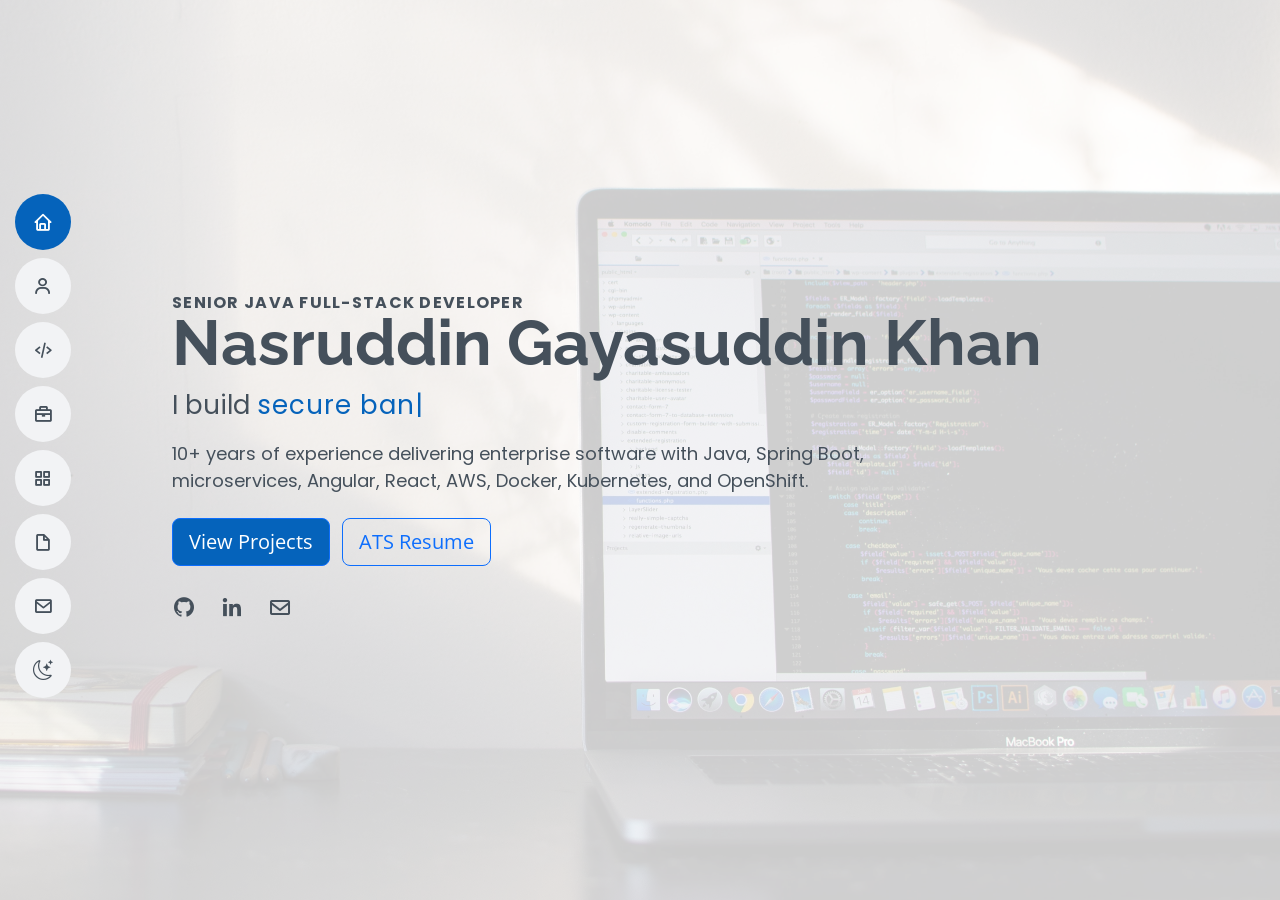
<file: index.html>
<!DOCTYPE html>
<html lang="en">
  <head>
    <meta charset="utf-8" />
    <meta name="viewport" content="width=device-width, initial-scale=1" />
    <title>Nasruddin Gayasuddin Khan | Senior Java Full-Stack Developer</title>
    <meta name="description" content="Portfolio of Nasruddin Gayasuddin Khan, a Senior Java Full-Stack Developer in Riyadh with 10+ years of experience in Spring Boot, microservices, banking, Angular, React, AWS, and OpenShift." />
    <meta name="author" content="Nasruddin Gayasuddin Khan" />
    <link rel="canonical" href="https://nasruddinkhan.github.io/" />
    <link href="https://fonts.googleapis.com/css?family=Open+Sans:300,400,600,700|Raleway:400,500,600,700|Poppins:400,500,600,700" rel="stylesheet" />
    <link href="assets/vendor/bootstrap.css?v=5.3.3" rel="stylesheet" />
    <link href="assets/vendor/aos.css?v=2.3.4" rel="stylesheet" />
    <link href="assets/vendor/bootstrap-icons.css?v=1.11.3" rel="stylesheet" />
    <link href="assets/vendor/boxicons/css/boxicons.min.css?v=2.1.4" rel="stylesheet" />
    <link href="assets/css/style.css?v=20260605" rel="stylesheet" />
    <script src="assets/js/theme.js"></script>
    <script type="application/ld+json">
      {
        "@context": "https://schema.org",
        "@type": "Person",
        "name": "Nasruddin Gayasuddin Khan",
        "url": "https://nasruddinkhan.github.io/",
        "jobTitle": "Senior Java Full-Stack Developer",
        "email": "mailto:nasruddinkhan44@gmail.com",
        "sameAs": [
          "https://github.com/Nasruddinkhan",
          "https://www.linkedin.com/in/nasruddin-khan-6710b3a4/"
        ]
      }
    </script>
  </head>
  <body>
    <i class="bi bi-list mobile-nav-toggle d-lg-none" aria-label="Open navigation"></i>
    <header id="header" class="d-flex flex-column justify-content-center">
      <nav id="navbar" class="navbar nav-menu" aria-label="Primary navigation">
        <ul>
          <li><a href="index.html" class="nav-link active"><i class="bx bx-home"></i><span>Home</span></a></li>
          <li><a href="about.html" class="nav-link"><i class="bx bx-user"></i><span>About</span></a></li>
          <li><a href="skills.html" class="nav-link"><i class="bx bx-code-alt"></i><span>Skills</span></a></li>
          <li><a href="experience.html" class="nav-link"><i class="bx bx-briefcase"></i><span>Experience</span></a></li>
          <li><a href="projects.html" class="nav-link"><i class="bx bx-grid-alt"></i><span>Projects</span></a></li>
          <li><a href="ats-resume.html" class="nav-link"><i class="bx bx-file-blank"></i><span>Resume</span></a></li>
          <li><a href="contact.html" class="nav-link"><i class="bx bx-envelope"></i><span>Contact</span></a></li>
        </ul>
      </nav>
    </header>

    <main>
      <section id="hero" class="d-flex flex-column justify-content-center">
        <div class="container" data-aos="zoom-in" data-aos-delay="100">
          <p class="eyebrow">Senior Java Full-Stack Developer</p>
          <h1>Nasruddin Gayasuddin Khan</h1>
          <p>I build <span class="typed" data-typed-items="secure banking platforms, scalable Spring Boot microservices, cloud-native enterprise applications"></span></p>
          <p class="hero-summary">10+ years of experience delivering enterprise software with Java, Spring Boot, microservices, Angular, React, AWS, Docker, Kubernetes, and OpenShift.</p>
          <div class="hero-actions">
            <a href="projects.html" class="btn btn-primary btn-lg">View Projects</a>
            <a href="ats-resume.html" class="btn btn-outline-primary btn-lg">ATS Resume</a>
          </div>
          <div class="social-links">
            <a href="https://github.com/Nasruddinkhan" aria-label="GitHub"><i class="bx bxl-github"></i></a>
            <a href="https://www.linkedin.com/in/nasruddin-khan-6710b3a4/" aria-label="LinkedIn"><i class="bx bxl-linkedin"></i></a>
            <a href="mailto:nasruddinkhan44@gmail.com" aria-label="Email"><i class="bx bx-envelope"></i></a>
          </div>
        </div>
      </section>
    </main>

    <script src="assets/vendor/aos.js"></script>
    <script src="assets/vendor/typed.js"></script>
    <script src="assets/vendor/waypoints.js"></script>
    <script src="assets/js/main.js"></script>
  </body>
</html>
</file>
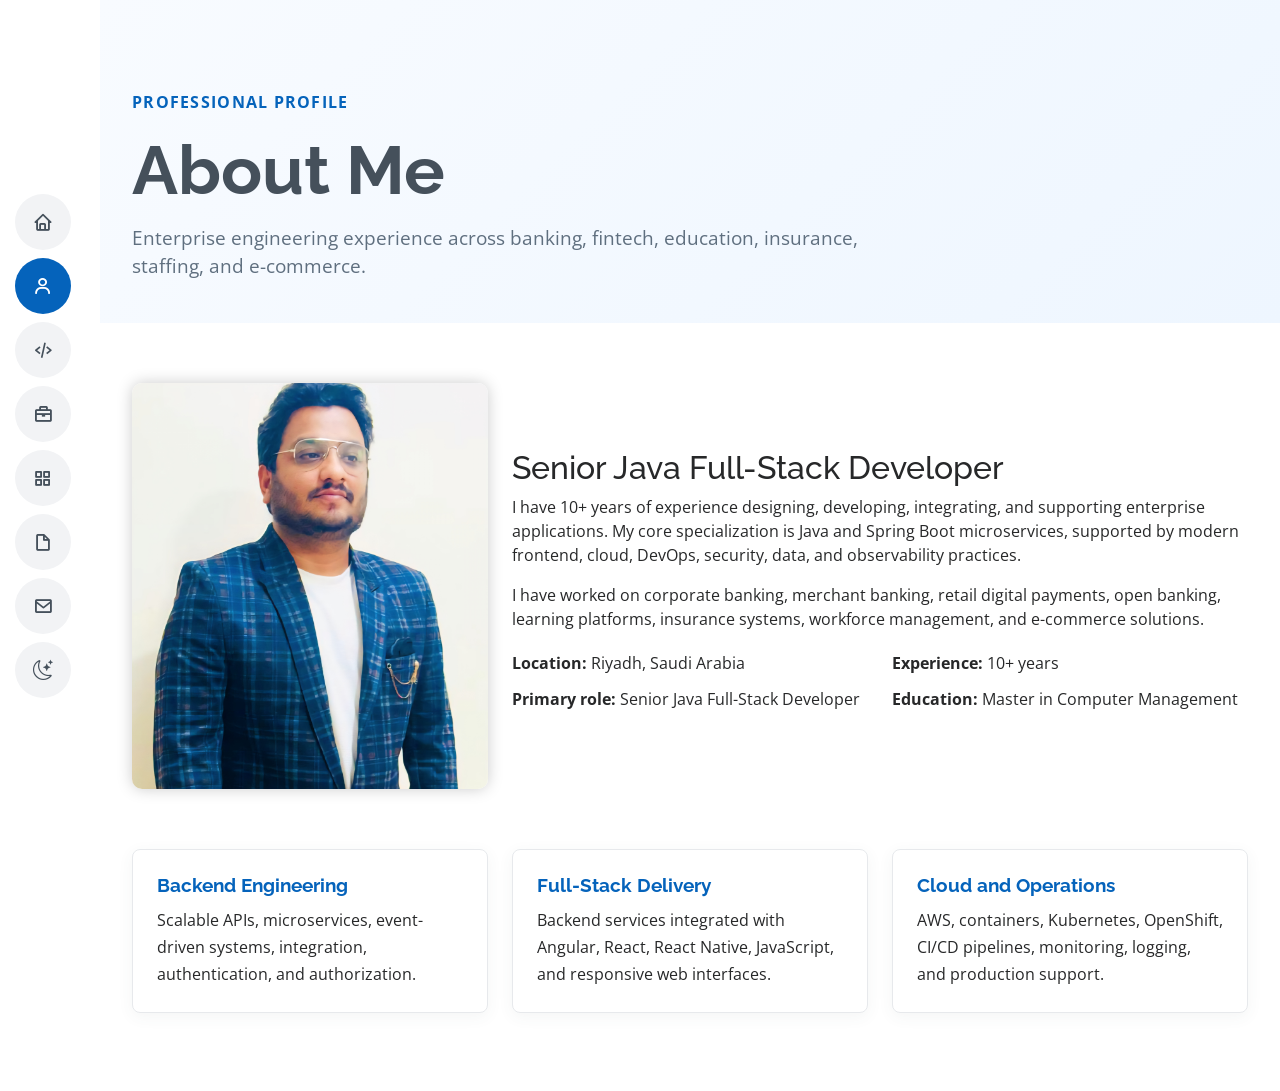
<file: about.html>
<!DOCTYPE html>
<html lang="en">
  <head>
    <meta charset="utf-8" />
    <meta name="viewport" content="width=device-width, initial-scale=1" />
    <title>About | Nasruddin Gayasuddin Khan</title>
    <meta name="description" content="Professional profile, specialization, education, and career summary of Senior Java Full-Stack Developer Nasruddin Gayasuddin Khan." />
    <link rel="canonical" href="https://nasruddinkhan.github.io/about.html" />
    <link href="https://fonts.googleapis.com/css?family=Open+Sans:300,400,600,700|Raleway:400,500,600,700|Poppins:400,500,600,700" rel="stylesheet" />
    <link href="assets/vendor/bootstrap.css?v=5.3.3" rel="stylesheet" />
    <link href="assets/vendor/aos.css?v=2.3.4" rel="stylesheet" />
    <link href="assets/vendor/bootstrap-icons.css?v=1.11.3" rel="stylesheet" />
    <link href="assets/vendor/boxicons/css/boxicons.min.css?v=2.1.4" rel="stylesheet" />
    <link href="assets/css/style.css?v=20260605" rel="stylesheet" />
    <script src="assets/js/theme.js"></script>
  </head>
  <body>
    <i class="bi bi-list mobile-nav-toggle d-lg-none" aria-label="Open navigation"></i>
    <header id="header" class="d-flex flex-column justify-content-center">
      <nav id="navbar" class="navbar nav-menu" aria-label="Primary navigation">
        <ul>
          <li><a href="index.html" class="nav-link"><i class="bx bx-home"></i><span>Home</span></a></li>
          <li><a href="about.html" class="nav-link active"><i class="bx bx-user"></i><span>About</span></a></li>
          <li><a href="skills.html" class="nav-link"><i class="bx bx-code-alt"></i><span>Skills</span></a></li>
          <li><a href="experience.html" class="nav-link"><i class="bx bx-briefcase"></i><span>Experience</span></a></li>
          <li><a href="projects.html" class="nav-link"><i class="bx bx-grid-alt"></i><span>Projects</span></a></li>
          <li><a href="ats-resume.html" class="nav-link"><i class="bx bx-file-blank"></i><span>Resume</span></a></li>
          <li><a href="contact.html" class="nav-link"><i class="bx bx-envelope"></i><span>Contact</span></a></li>
        </ul>
      </nav>
    </header>
    <main id="main" class="page-main">
      <section class="page-hero">
        <div class="container">
          <p class="eyebrow">Professional Profile</p>
          <h1>About Me</h1>
          <p>Enterprise engineering experience across banking, fintech, education, insurance, staffing, and e-commerce.</p>
        </div>
      </section>
      <section class="about">
        <div class="container" data-aos="fade-up">
          <div class="row align-items-center">
            <div class="col-lg-4">
              <img src="assets/img/profile-img.jpg" class="img-fluid profile-pic" alt="Nasruddin Gayasuddin Khan" />
            </div>
            <div class="col-lg-8 pt-4 pt-lg-0 content">
              <h2>Senior Java Full-Stack Developer</h2>
              <p>I have 10+ years of experience designing, developing, integrating, and supporting enterprise applications. My core specialization is Java and Spring Boot microservices, supported by modern frontend, cloud, DevOps, security, data, and observability practices.</p>
              <p>I have worked on corporate banking, merchant banking, retail digital payments, open banking, learning platforms, insurance systems, workforce management, and e-commerce solutions.</p>
              <div class="profile-facts row">
                <div class="col-md-6"><strong>Location:</strong> Riyadh, Saudi Arabia</div>
                <div class="col-md-6"><strong>Experience:</strong> 10+ years</div>
                <div class="col-md-6"><strong>Primary role:</strong> Senior Java Full-Stack Developer</div>
                <div class="col-md-6"><strong>Education:</strong> Master in Computer Management</div>
              </div>
            </div>
          </div>
          <div class="row g-4 page-cards">
            <div class="col-md-4"><article class="skill-card"><h3>Backend Engineering</h3><p>Scalable APIs, microservices, event-driven systems, integration, authentication, and authorization.</p></article></div>
            <div class="col-md-4"><article class="skill-card"><h3>Full-Stack Delivery</h3><p>Backend services integrated with Angular, React, React Native, JavaScript, and responsive web interfaces.</p></article></div>
            <div class="col-md-4"><article class="skill-card"><h3>Cloud and Operations</h3><p>AWS, containers, Kubernetes, OpenShift, CI/CD pipelines, monitoring, logging, and production support.</p></article></div>
          </div>
        </div>
      </section>
    </main>
    <script src="assets/vendor/aos.js"></script><script src="assets/vendor/typed.js"></script><script src="assets/vendor/waypoints.js"></script><script src="assets/js/main.js"></script>
  </body>
</html>
</file>
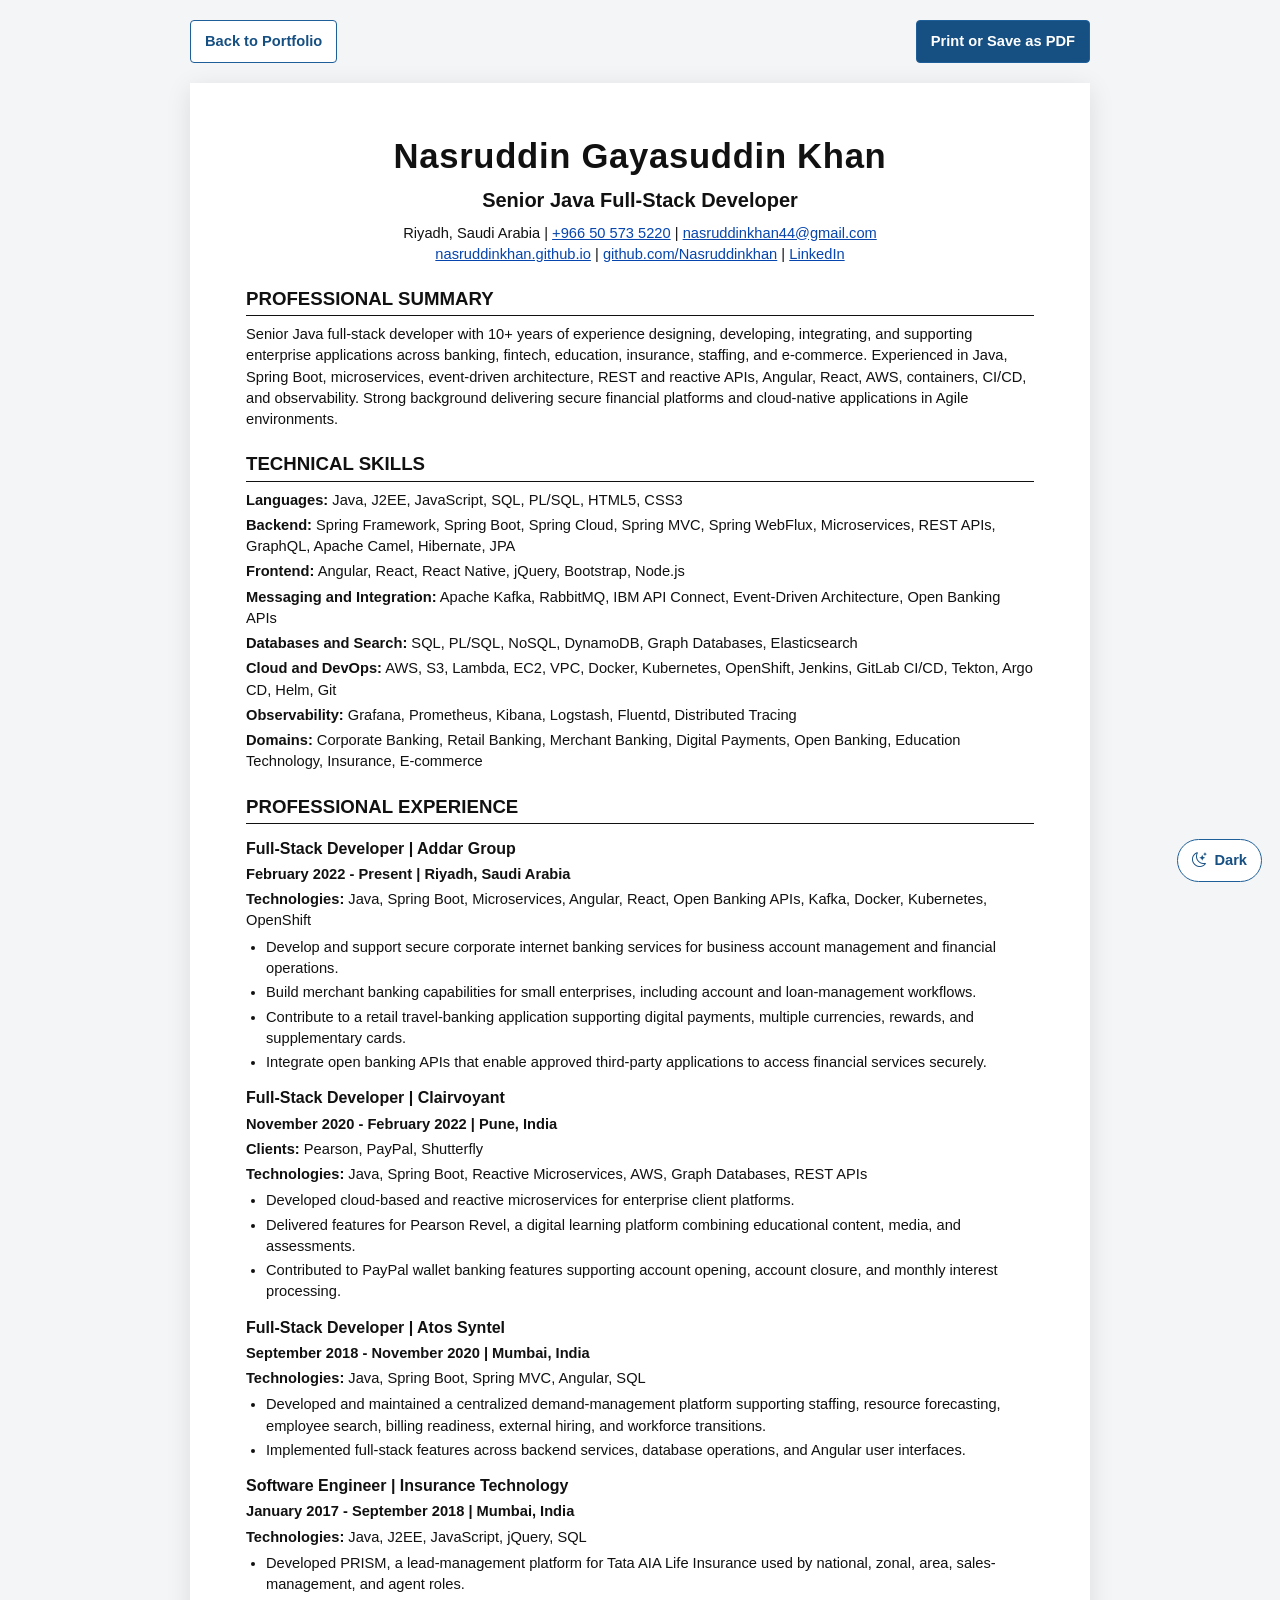
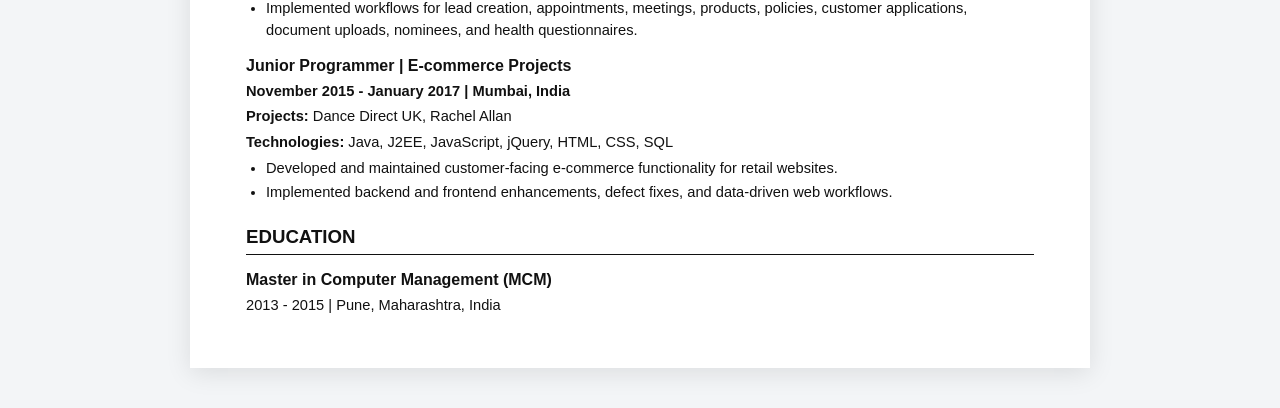
<file: ats-resume.html>
<!DOCTYPE html>
<html lang="en">
  <head>
    <meta charset="utf-8" />
    <meta name="viewport" content="width=device-width, initial-scale=1" />
    <meta name="robots" content="index, follow" />
    <title>Nasruddin Gayasuddin Khan | ATS Resume</title>
    <meta
      name="description"
      content="ATS-friendly resume for Nasruddin Gayasuddin Khan, Senior Java Full-Stack Developer."
    />
    <link rel="stylesheet" href="assets/css/ats-resume.css?v=20260605" />
    <link href="assets/vendor/bootstrap-icons.css?v=1.11.3" rel="stylesheet" />
    <script src="assets/js/theme.js"></script>
  </head>
  <body>
    <div class="resume-actions" aria-label="Resume actions">
      <a href="index.html">Back to Portfolio</a>
      <button type="button" onclick="window.print()">Print or Save as PDF</button>
    </div>

    <main class="resume-document">
      <header class="resume-header">
        <h1>Nasruddin Gayasuddin Khan</h1>
        <p class="headline">Senior Java Full-Stack Developer</p>
        <address>
          Riyadh, Saudi Arabia |
          <a href="tel:+966505735220">+966 50 573 5220</a> |
          <a href="mailto:nasruddinkhan44@gmail.com">nasruddinkhan44@gmail.com</a><br />
          <a href="https://nasruddinkhan.github.io/">nasruddinkhan.github.io</a> |
          <a href="https://github.com/Nasruddinkhan">github.com/Nasruddinkhan</a> |
          <a href="https://www.linkedin.com/in/nasruddin-khan-6710b3a4/">LinkedIn</a>
        </address>
      </header>

      <section>
        <h2>Professional Summary</h2>
        <p>
          Senior Java full-stack developer with 10+ years of experience designing,
          developing, integrating, and supporting enterprise applications across
          banking, fintech, education, insurance, staffing, and e-commerce.
          Experienced in Java, Spring Boot, microservices, event-driven architecture,
          REST and reactive APIs, Angular, React, AWS, containers, CI/CD, and
          observability. Strong background delivering secure financial platforms and
          cloud-native applications in Agile environments.
        </p>
      </section>

      <section>
        <h2>Technical Skills</h2>
        <p><strong>Languages:</strong> Java, J2EE, JavaScript, SQL, PL/SQL, HTML5, CSS3</p>
        <p><strong>Backend:</strong> Spring Framework, Spring Boot, Spring Cloud, Spring MVC, Spring WebFlux, Microservices, REST APIs, GraphQL, Apache Camel, Hibernate, JPA</p>
        <p><strong>Frontend:</strong> Angular, React, React Native, jQuery, Bootstrap, Node.js</p>
        <p><strong>Messaging and Integration:</strong> Apache Kafka, RabbitMQ, IBM API Connect, Event-Driven Architecture, Open Banking APIs</p>
        <p><strong>Databases and Search:</strong> SQL, PL/SQL, NoSQL, DynamoDB, Graph Databases, Elasticsearch</p>
        <p><strong>Cloud and DevOps:</strong> AWS, S3, Lambda, EC2, VPC, Docker, Kubernetes, OpenShift, Jenkins, GitLab CI/CD, Tekton, Argo CD, Helm, Git</p>
        <p><strong>Observability:</strong> Grafana, Prometheus, Kibana, Logstash, Fluentd, Distributed Tracing</p>
        <p><strong>Domains:</strong> Corporate Banking, Retail Banking, Merchant Banking, Digital Payments, Open Banking, Education Technology, Insurance, E-commerce</p>
      </section>

      <section>
        <h2>Professional Experience</h2>

        <article>
          <h3>Full-Stack Developer | Addar Group</h3>
          <p class="job-meta">February 2022 - Present | Riyadh, Saudi Arabia</p>
          <p><strong>Technologies:</strong> Java, Spring Boot, Microservices, Angular, React, Open Banking APIs, Kafka, Docker, Kubernetes, OpenShift</p>
          <ul>
            <li>Develop and support secure corporate internet banking services for business account management and financial operations.</li>
            <li>Build merchant banking capabilities for small enterprises, including account and loan-management workflows.</li>
            <li>Contribute to a retail travel-banking application supporting digital payments, multiple currencies, rewards, and supplementary cards.</li>
            <li>Integrate open banking APIs that enable approved third-party applications to access financial services securely.</li>
          </ul>
        </article>

        <article>
          <h3>Full-Stack Developer | Clairvoyant</h3>
          <p class="job-meta">November 2020 - February 2022 | Pune, India</p>
          <p><strong>Clients:</strong> Pearson, PayPal, Shutterfly</p>
          <p><strong>Technologies:</strong> Java, Spring Boot, Reactive Microservices, AWS, Graph Databases, REST APIs</p>
          <ul>
            <li>Developed cloud-based and reactive microservices for enterprise client platforms.</li>
            <li>Delivered features for Pearson Revel, a digital learning platform combining educational content, media, and assessments.</li>
            <li>Contributed to PayPal wallet banking features supporting account opening, account closure, and monthly interest processing.</li>
          </ul>
        </article>

        <article>
          <h3>Full-Stack Developer | Atos Syntel</h3>
          <p class="job-meta">September 2018 - November 2020 | Mumbai, India</p>
          <p><strong>Technologies:</strong> Java, Spring Boot, Spring MVC, Angular, SQL</p>
          <ul>
            <li>Developed and maintained a centralized demand-management platform supporting staffing, resource forecasting, employee search, billing readiness, external hiring, and workforce transitions.</li>
            <li>Implemented full-stack features across backend services, database operations, and Angular user interfaces.</li>
          </ul>
        </article>

        <article>
          <h3>Software Engineer | Insurance Technology</h3>
          <p class="job-meta">January 2017 - September 2018 | Mumbai, India</p>
          <p><strong>Technologies:</strong> Java, J2EE, JavaScript, jQuery, SQL</p>
          <ul>
            <li>Developed PRISM, a lead-management platform for Tata AIA Life Insurance used by national, zonal, area, sales-management, and agent roles.</li>
            <li>Implemented workflows for lead creation, appointments, meetings, products, policies, customer applications, document uploads, nominees, and health questionnaires.</li>
          </ul>
        </article>

        <article>
          <h3>Junior Programmer | E-commerce Projects</h3>
          <p class="job-meta">November 2015 - January 2017 | Mumbai, India</p>
          <p><strong>Projects:</strong> Dance Direct UK, Rachel Allan</p>
          <p><strong>Technologies:</strong> Java, J2EE, JavaScript, jQuery, HTML, CSS, SQL</p>
          <ul>
            <li>Developed and maintained customer-facing e-commerce functionality for retail websites.</li>
            <li>Implemented backend and frontend enhancements, defect fixes, and data-driven web workflows.</li>
          </ul>
        </article>
      </section>

      <section>
        <h2>Education</h2>
        <h3>Master in Computer Management (MCM)</h3>
        <p>2013 - 2015 | Pune, Maharashtra, India</p>
      </section>
    </main>
  </body>
</html>
</file>
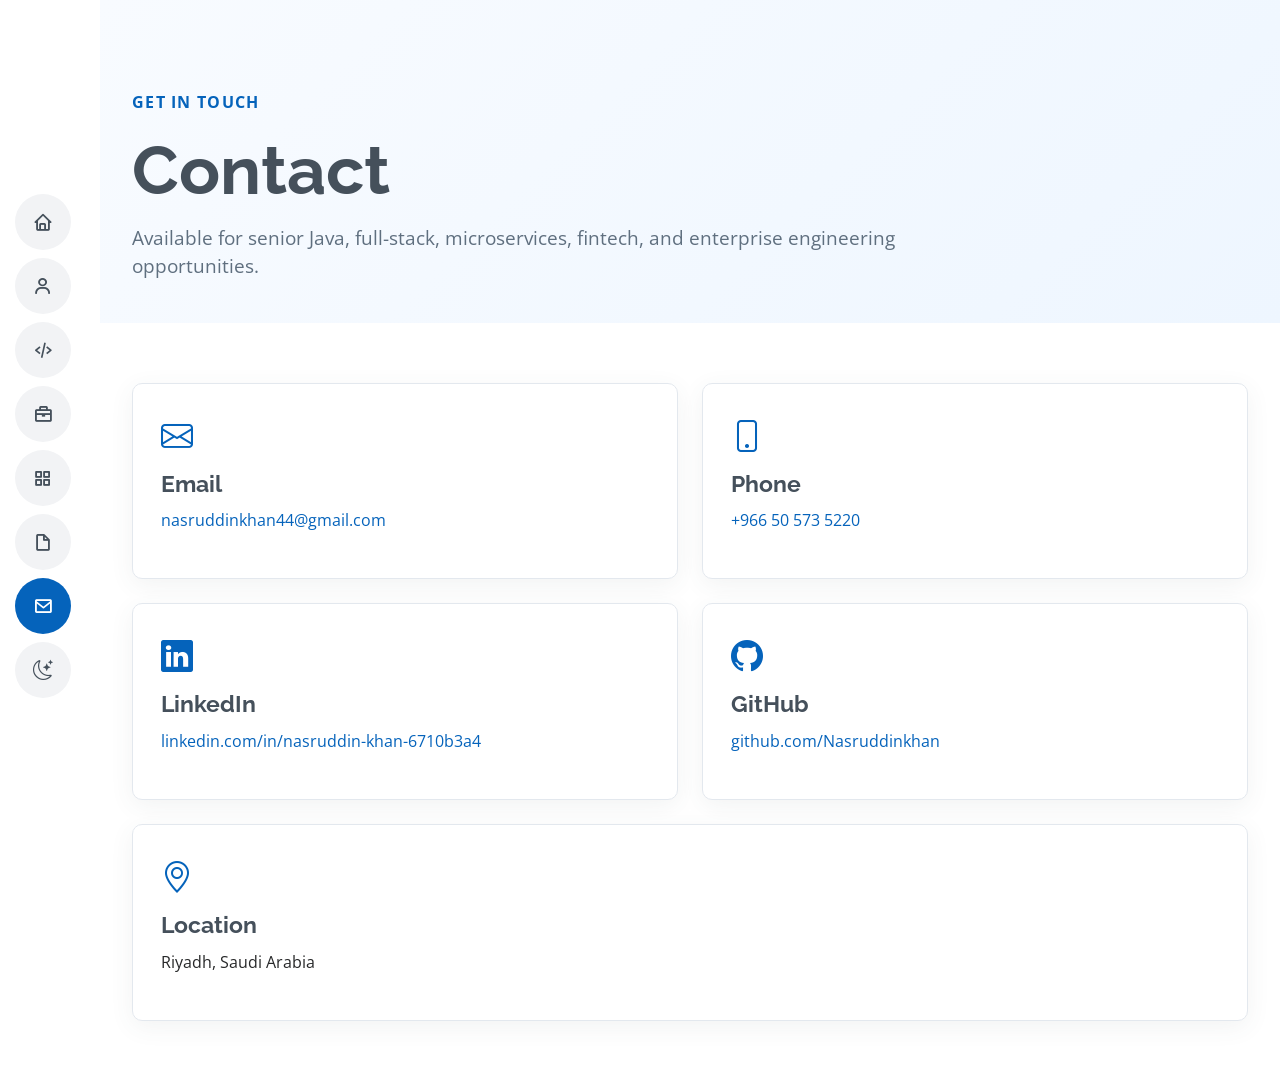
<file: contact.html>
<!DOCTYPE html>
<html lang="en">
  <head>
    <meta charset="utf-8" />
    <meta name="viewport" content="width=device-width, initial-scale=1" />
    <title>Contact | Nasruddin Gayasuddin Khan</title>
    <meta name="description" content="Contact Nasruddin Gayasuddin Khan, Senior Java Full-Stack Developer based in Riyadh, Saudi Arabia." />
    <link rel="canonical" href="https://nasruddinkhan.github.io/contact.html" />
    <link href="https://fonts.googleapis.com/css?family=Open+Sans:300,400,600,700|Raleway:400,500,600,700|Poppins:400,500,600,700" rel="stylesheet" />
    <link href="assets/vendor/bootstrap.css?v=5.3.3" rel="stylesheet" /><link href="assets/vendor/aos.css?v=2.3.4" rel="stylesheet" /><link href="assets/vendor/bootstrap-icons.css?v=1.11.3" rel="stylesheet" /><link href="assets/vendor/boxicons/css/boxicons.min.css?v=2.1.4" rel="stylesheet" /><link href="assets/css/style.css?v=20260605" rel="stylesheet" />
    <script src="assets/js/theme.js"></script>
  </head>
  <body>
    <i class="bi bi-list mobile-nav-toggle d-lg-none" aria-label="Open navigation"></i>
    <header id="header" class="d-flex flex-column justify-content-center"><nav id="navbar" class="navbar nav-menu" aria-label="Primary navigation"><ul>
      <li><a href="index.html" class="nav-link"><i class="bx bx-home"></i><span>Home</span></a></li><li><a href="about.html" class="nav-link"><i class="bx bx-user"></i><span>About</span></a></li><li><a href="skills.html" class="nav-link"><i class="bx bx-code-alt"></i><span>Skills</span></a></li><li><a href="experience.html" class="nav-link"><i class="bx bx-briefcase"></i><span>Experience</span></a></li><li><a href="projects.html" class="nav-link"><i class="bx bx-grid-alt"></i><span>Projects</span></a></li><li><a href="ats-resume.html" class="nav-link"><i class="bx bx-file-blank"></i><span>Resume</span></a></li><li><a href="contact.html" class="nav-link active"><i class="bx bx-envelope"></i><span>Contact</span></a></li>
    </ul></nav></header>
    <main id="main" class="page-main">
      <section class="page-hero"><div class="container" data-aos="fade-down"><p class="eyebrow">Get in Touch</p><h1>Contact</h1><p>Available for senior Java, full-stack, microservices, fintech, and enterprise engineering opportunities.</p></div></section>
      <section class="contact"><div class="container"><div class="row g-4">
        <div class="col-lg-6" data-aos="zoom-in"><article class="contact-card"><i class="bi bi-envelope"></i><h2>Email</h2><p><a href="mailto:nasruddinkhan44@gmail.com">nasruddinkhan44@gmail.com</a></p></article></div>
        <div class="col-lg-6" data-aos="zoom-in" data-aos-delay="100"><article class="contact-card"><i class="bi bi-phone"></i><h2>Phone</h2><p><a href="tel:+966505735220">+966 50 573 5220</a></p></article></div>
        <div class="col-lg-6" data-aos="zoom-in"><article class="contact-card"><i class="bi bi-linkedin"></i><h2>LinkedIn</h2><p><a href="https://www.linkedin.com/in/nasruddin-khan-6710b3a4/">linkedin.com/in/nasruddin-khan-6710b3a4</a></p></article></div>
        <div class="col-lg-6" data-aos="zoom-in" data-aos-delay="100"><article class="contact-card"><i class="bi bi-github"></i><h2>GitHub</h2><p><a href="https://github.com/Nasruddinkhan">github.com/Nasruddinkhan</a></p></article></div>
        <div class="col-12" data-aos="zoom-in"><article class="contact-card"><i class="bi bi-geo-alt"></i><h2>Location</h2><p>Riyadh, Saudi Arabia</p></article></div>
      </div></div></section>
    </main>
    <script src="assets/vendor/aos.js"></script><script src="assets/vendor/typed.js"></script><script src="assets/vendor/waypoints.js"></script><script src="assets/js/main.js"></script>
  </body>
</html>
</file>
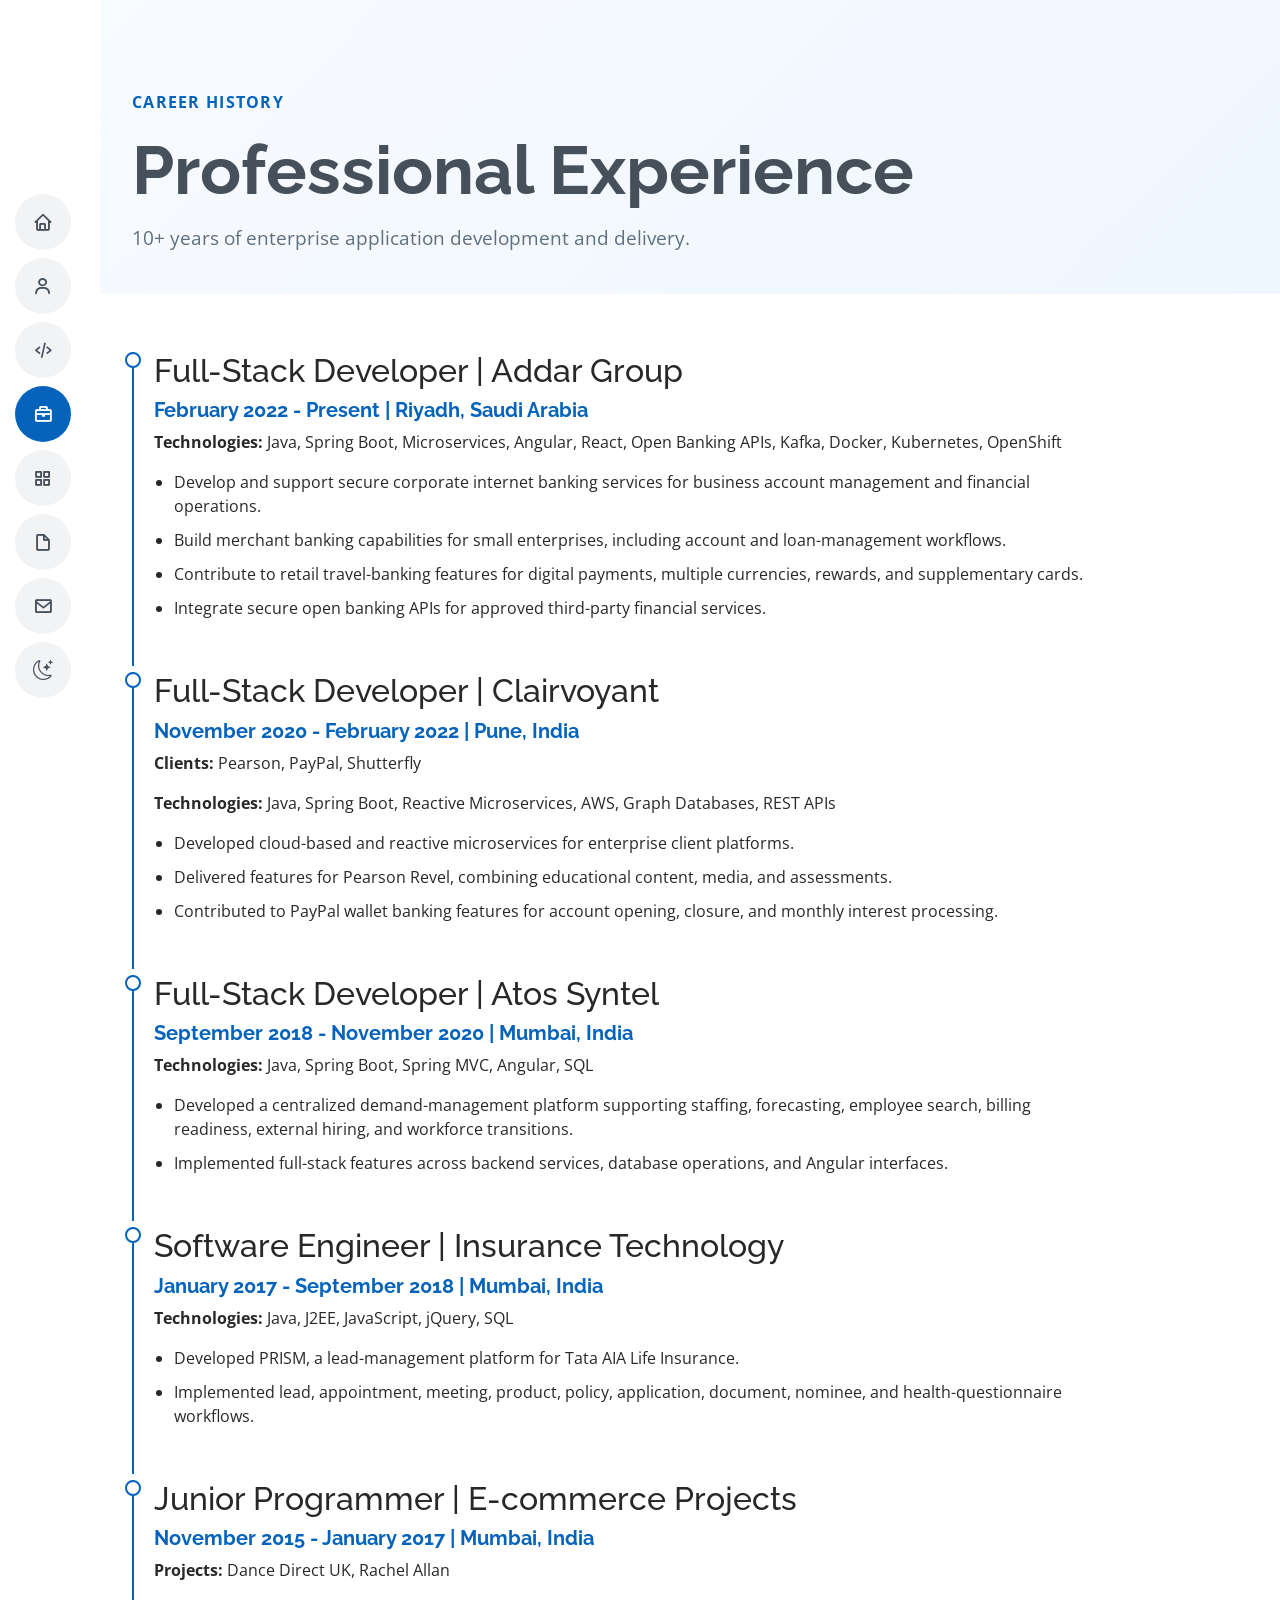
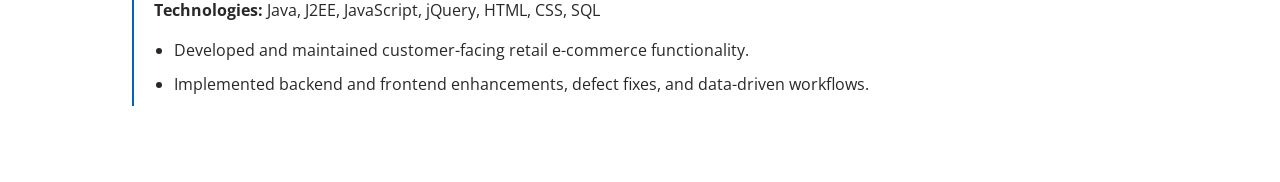
<file: experience.html>
<!DOCTYPE html>
<html lang="en">
  <head>
    <meta charset="utf-8" />
    <meta name="viewport" content="width=device-width, initial-scale=1" />
    <title>Professional Experience | Nasruddin Gayasuddin Khan</title>
    <meta name="description" content="Professional experience of Senior Java Full-Stack Developer Nasruddin Gayasuddin Khan across Addar Group, Clairvoyant, Atos Syntel, insurance, and e-commerce." />
    <link rel="canonical" href="https://nasruddinkhan.github.io/experience.html" />
    <link href="https://fonts.googleapis.com/css?family=Open+Sans:300,400,600,700|Raleway:400,500,600,700|Poppins:400,500,600,700" rel="stylesheet" />
    <link href="assets/vendor/bootstrap.css?v=5.3.3" rel="stylesheet" /><link href="assets/vendor/aos.css?v=2.3.4" rel="stylesheet" /><link href="assets/vendor/bootstrap-icons.css?v=1.11.3" rel="stylesheet" /><link href="assets/vendor/boxicons/css/boxicons.min.css?v=2.1.4" rel="stylesheet" /><link href="assets/css/style.css?v=20260605" rel="stylesheet" />
    <script src="assets/js/theme.js"></script>
  </head>
  <body>
    <i class="bi bi-list mobile-nav-toggle d-lg-none" aria-label="Open navigation"></i>
    <header id="header" class="d-flex flex-column justify-content-center"><nav id="navbar" class="navbar nav-menu" aria-label="Primary navigation"><ul>
      <li><a href="index.html" class="nav-link"><i class="bx bx-home"></i><span>Home</span></a></li><li><a href="about.html" class="nav-link"><i class="bx bx-user"></i><span>About</span></a></li><li><a href="skills.html" class="nav-link"><i class="bx bx-code-alt"></i><span>Skills</span></a></li><li><a href="experience.html" class="nav-link active"><i class="bx bx-briefcase"></i><span>Experience</span></a></li><li><a href="projects.html" class="nav-link"><i class="bx bx-grid-alt"></i><span>Projects</span></a></li><li><a href="ats-resume.html" class="nav-link"><i class="bx bx-file-blank"></i><span>Resume</span></a></li><li><a href="contact.html" class="nav-link"><i class="bx bx-envelope"></i><span>Contact</span></a></li>
    </ul></nav></header>
    <main id="main" class="page-main">
      <section class="page-hero"><div class="container" data-aos="fade-down"><p class="eyebrow">Career History</p><h1>Professional Experience</h1><p>10+ years of enterprise application development and delivery.</p></div></section>
      <section class="resume"><div class="container">
        <article class="resume-item" data-aos="fade-up"><h2>Full-Stack Developer | Addar Group</h2><h3>February 2022 - Present | Riyadh, Saudi Arabia</h3><p><strong>Technologies:</strong> Java, Spring Boot, Microservices, Angular, React, Open Banking APIs, Kafka, Docker, Kubernetes, OpenShift</p><ul><li>Develop and support secure corporate internet banking services for business account management and financial operations.</li><li>Build merchant banking capabilities for small enterprises, including account and loan-management workflows.</li><li>Contribute to retail travel-banking features for digital payments, multiple currencies, rewards, and supplementary cards.</li><li>Integrate secure open banking APIs for approved third-party financial services.</li></ul></article>
        <article class="resume-item" data-aos="fade-up"><h2>Full-Stack Developer | Clairvoyant</h2><h3>November 2020 - February 2022 | Pune, India</h3><p><strong>Clients:</strong> Pearson, PayPal, Shutterfly</p><p><strong>Technologies:</strong> Java, Spring Boot, Reactive Microservices, AWS, Graph Databases, REST APIs</p><ul><li>Developed cloud-based and reactive microservices for enterprise client platforms.</li><li>Delivered features for Pearson Revel, combining educational content, media, and assessments.</li><li>Contributed to PayPal wallet banking features for account opening, closure, and monthly interest processing.</li></ul></article>
        <article class="resume-item" data-aos="fade-up"><h2>Full-Stack Developer | Atos Syntel</h2><h3>September 2018 - November 2020 | Mumbai, India</h3><p><strong>Technologies:</strong> Java, Spring Boot, Spring MVC, Angular, SQL</p><ul><li>Developed a centralized demand-management platform supporting staffing, forecasting, employee search, billing readiness, external hiring, and workforce transitions.</li><li>Implemented full-stack features across backend services, database operations, and Angular interfaces.</li></ul></article>
        <article class="resume-item" data-aos="fade-up"><h2>Software Engineer | Insurance Technology</h2><h3>January 2017 - September 2018 | Mumbai, India</h3><p><strong>Technologies:</strong> Java, J2EE, JavaScript, jQuery, SQL</p><ul><li>Developed PRISM, a lead-management platform for Tata AIA Life Insurance.</li><li>Implemented lead, appointment, meeting, product, policy, application, document, nominee, and health-questionnaire workflows.</li></ul></article>
        <article class="resume-item" data-aos="fade-up"><h2>Junior Programmer | E-commerce Projects</h2><h3>November 2015 - January 2017 | Mumbai, India</h3><p><strong>Projects:</strong> Dance Direct UK, Rachel Allan</p><p><strong>Technologies:</strong> Java, J2EE, JavaScript, jQuery, HTML, CSS, SQL</p><ul><li>Developed and maintained customer-facing retail e-commerce functionality.</li><li>Implemented backend and frontend enhancements, defect fixes, and data-driven workflows.</li></ul></article>
      </div></section>
    </main>
    <script src="assets/vendor/aos.js"></script><script src="assets/vendor/typed.js"></script><script src="assets/vendor/waypoints.js"></script><script src="assets/js/main.js"></script>
  </body>
</html>
</file>
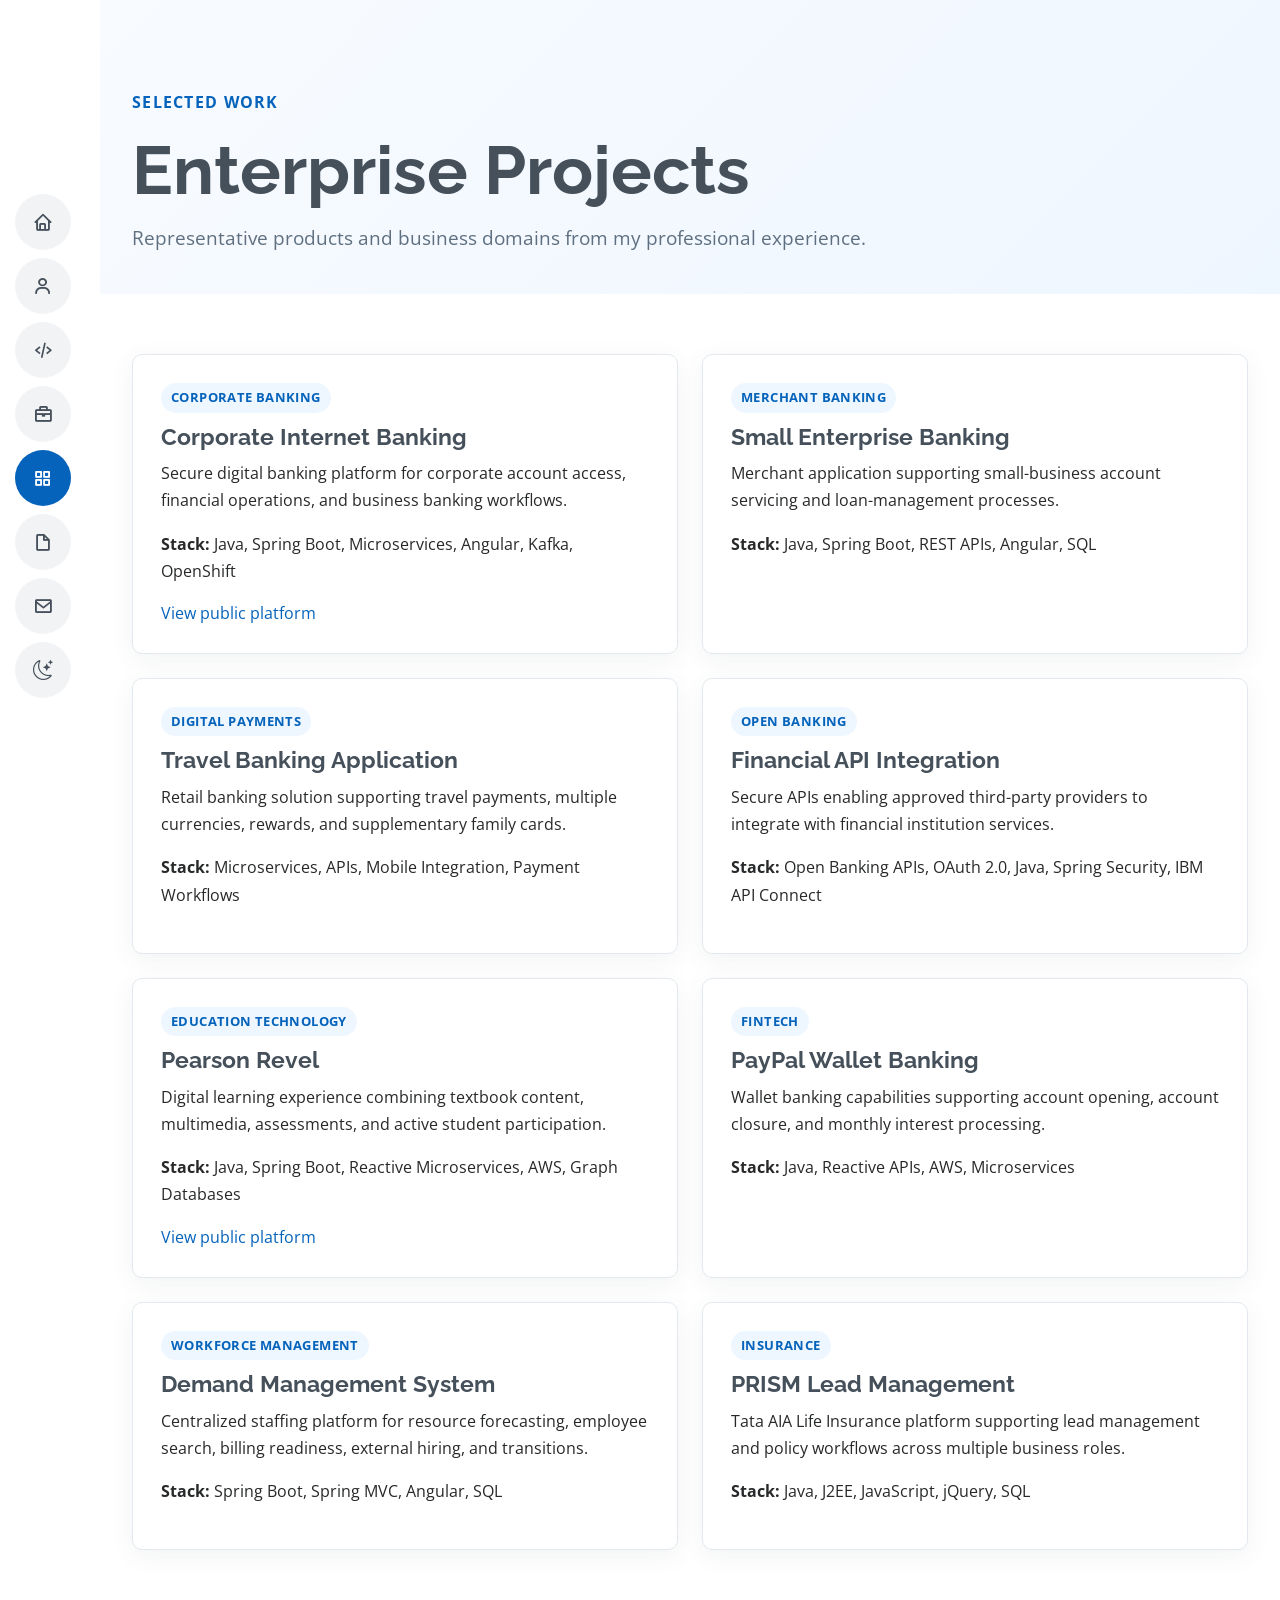
<file: projects.html>
<!DOCTYPE html>
<html lang="en">
  <head>
    <meta charset="utf-8" />
    <meta name="viewport" content="width=device-width, initial-scale=1" />
    <title>Enterprise Projects | Nasruddin Gayasuddin Khan</title>
    <meta name="description" content="Banking, fintech, education, insurance, workforce management, and e-commerce projects delivered by Java Full-Stack Developer Nasruddin Gayasuddin Khan." />
    <link rel="canonical" href="https://nasruddinkhan.github.io/projects.html" />
    <link href="https://fonts.googleapis.com/css?family=Open+Sans:300,400,600,700|Raleway:400,500,600,700|Poppins:400,500,600,700" rel="stylesheet" />
    <link href="assets/vendor/bootstrap.css?v=5.3.3" rel="stylesheet" /><link href="assets/vendor/aos.css?v=2.3.4" rel="stylesheet" /><link href="assets/vendor/bootstrap-icons.css?v=1.11.3" rel="stylesheet" /><link href="assets/vendor/boxicons/css/boxicons.min.css?v=2.1.4" rel="stylesheet" /><link href="assets/css/style.css?v=20260605" rel="stylesheet" />
    <script src="assets/js/theme.js"></script>
  </head>
  <body>
    <i class="bi bi-list mobile-nav-toggle d-lg-none" aria-label="Open navigation"></i>
    <header id="header" class="d-flex flex-column justify-content-center"><nav id="navbar" class="navbar nav-menu" aria-label="Primary navigation"><ul>
      <li><a href="index.html" class="nav-link"><i class="bx bx-home"></i><span>Home</span></a></li><li><a href="about.html" class="nav-link"><i class="bx bx-user"></i><span>About</span></a></li><li><a href="skills.html" class="nav-link"><i class="bx bx-code-alt"></i><span>Skills</span></a></li><li><a href="experience.html" class="nav-link"><i class="bx bx-briefcase"></i><span>Experience</span></a></li><li><a href="projects.html" class="nav-link active"><i class="bx bx-grid-alt"></i><span>Projects</span></a></li><li><a href="ats-resume.html" class="nav-link"><i class="bx bx-file-blank"></i><span>Resume</span></a></li><li><a href="contact.html" class="nav-link"><i class="bx bx-envelope"></i><span>Contact</span></a></li>
    </ul></nav></header>
    <main id="main" class="page-main">
      <section class="page-hero"><div class="container"><p class="eyebrow">Selected Work</p><h1>Enterprise Projects</h1><p>Representative products and business domains from my professional experience.</p></div></section>
      <section><div class="container"><div class="row g-4">
        <div class="col-lg-6"><article class="project-card"><span class="project-domain">Corporate Banking</span><h2>Corporate Internet Banking</h2><p>Secure digital banking platform for corporate account access, financial operations, and business banking workflows.</p><p><strong>Stack:</strong> Java, Spring Boot, Microservices, Angular, Kafka, OpenShift</p><a href="https://corporate.alinma.com/login">View public platform</a></article></div>
        <div class="col-lg-6"><article class="project-card"><span class="project-domain">Merchant Banking</span><h2>Small Enterprise Banking</h2><p>Merchant application supporting small-business account servicing and loan-management processes.</p><p><strong>Stack:</strong> Java, Spring Boot, REST APIs, Angular, SQL</p></article></div>
        <div class="col-lg-6"><article class="project-card"><span class="project-domain">Digital Payments</span><h2>Travel Banking Application</h2><p>Retail banking solution supporting travel payments, multiple currencies, rewards, and supplementary family cards.</p><p><strong>Stack:</strong> Microservices, APIs, Mobile Integration, Payment Workflows</p></article></div>
        <div class="col-lg-6"><article class="project-card"><span class="project-domain">Open Banking</span><h2>Financial API Integration</h2><p>Secure APIs enabling approved third-party providers to integrate with financial institution services.</p><p><strong>Stack:</strong> Open Banking APIs, OAuth 2.0, Java, Spring Security, IBM API Connect</p></article></div>
        <div class="col-lg-6"><article class="project-card"><span class="project-domain">Education Technology</span><h2>Pearson Revel</h2><p>Digital learning experience combining textbook content, multimedia, assessments, and active student participation.</p><p><strong>Stack:</strong> Java, Spring Boot, Reactive Microservices, AWS, Graph Databases</p><a href="https://www.pearson.com/au/revel/index.html">View public platform</a></article></div>
        <div class="col-lg-6"><article class="project-card"><span class="project-domain">Fintech</span><h2>PayPal Wallet Banking</h2><p>Wallet banking capabilities supporting account opening, account closure, and monthly interest processing.</p><p><strong>Stack:</strong> Java, Reactive APIs, AWS, Microservices</p></article></div>
        <div class="col-lg-6"><article class="project-card"><span class="project-domain">Workforce Management</span><h2>Demand Management System</h2><p>Centralized staffing platform for resource forecasting, employee search, billing readiness, external hiring, and transitions.</p><p><strong>Stack:</strong> Spring Boot, Spring MVC, Angular, SQL</p></article></div>
        <div class="col-lg-6"><article class="project-card"><span class="project-domain">Insurance</span><h2>PRISM Lead Management</h2><p>Tata AIA Life Insurance platform supporting lead management and policy workflows across multiple business roles.</p><p><strong>Stack:</strong> Java, J2EE, JavaScript, jQuery, SQL</p></article></div>
      </div></div></section>
    </main>
    <script src="assets/vendor/aos.js"></script><script src="assets/vendor/typed.js"></script><script src="assets/vendor/waypoints.js"></script><script src="assets/js/main.js"></script>
  </body>
</html>
</file>
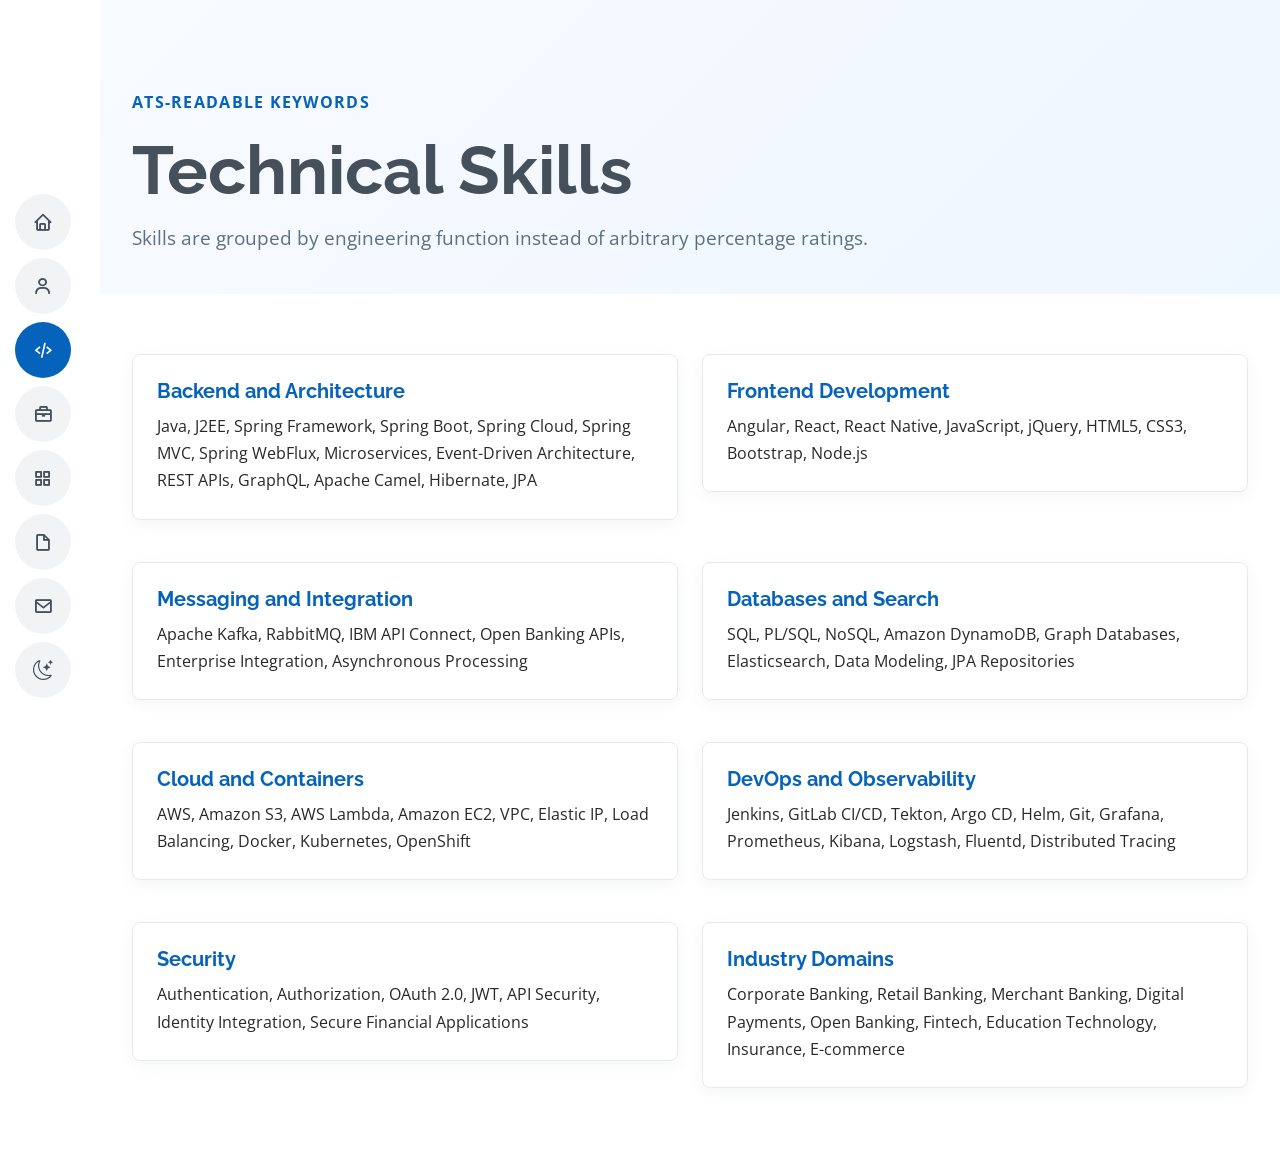
<file: skills.html>
<!DOCTYPE html>
<html lang="en">
  <head>
    <meta charset="utf-8" />
    <meta name="viewport" content="width=device-width, initial-scale=1" />
    <title>Technical Skills | Nasruddin Gayasuddin Khan</title>
    <meta name="description" content="Java, Spring Boot, microservices, Angular, React, AWS, Kafka, Docker, Kubernetes, OpenShift, DevOps, database, and observability skills." />
    <link rel="canonical" href="https://nasruddinkhan.github.io/skills.html" />
    <link href="https://fonts.googleapis.com/css?family=Open+Sans:300,400,600,700|Raleway:400,500,600,700|Poppins:400,500,600,700" rel="stylesheet" />
    <link href="assets/vendor/bootstrap.css?v=5.3.3" rel="stylesheet" /><link href="assets/vendor/aos.css?v=2.3.4" rel="stylesheet" /><link href="assets/vendor/bootstrap-icons.css?v=1.11.3" rel="stylesheet" /><link href="assets/vendor/boxicons/css/boxicons.min.css?v=2.1.4" rel="stylesheet" /><link href="assets/css/style.css?v=20260605" rel="stylesheet" />
    <script src="assets/js/theme.js"></script>
  </head>
  <body>
    <i class="bi bi-list mobile-nav-toggle d-lg-none" aria-label="Open navigation"></i>
    <header id="header" class="d-flex flex-column justify-content-center"><nav id="navbar" class="navbar nav-menu" aria-label="Primary navigation"><ul>
      <li><a href="index.html" class="nav-link"><i class="bx bx-home"></i><span>Home</span></a></li>
      <li><a href="about.html" class="nav-link"><i class="bx bx-user"></i><span>About</span></a></li>
      <li><a href="skills.html" class="nav-link active"><i class="bx bx-code-alt"></i><span>Skills</span></a></li>
      <li><a href="experience.html" class="nav-link"><i class="bx bx-briefcase"></i><span>Experience</span></a></li>
      <li><a href="projects.html" class="nav-link"><i class="bx bx-grid-alt"></i><span>Projects</span></a></li>
      <li><a href="ats-resume.html" class="nav-link"><i class="bx bx-file-blank"></i><span>Resume</span></a></li>
      <li><a href="contact.html" class="nav-link"><i class="bx bx-envelope"></i><span>Contact</span></a></li>
    </ul></nav></header>
    <main id="main" class="page-main">
      <section class="page-hero"><div class="container" data-aos="fade-down"><p class="eyebrow">ATS-Readable Keywords</p><h1>Technical Skills</h1><p>Skills are grouped by engineering function instead of arbitrary percentage ratings.</p></div></section>
      <section class="skills"><div class="container"><div class="row g-4">
        <div class="col-lg-6" data-aos="fade-up"><article class="skill-card"><h2>Backend and Architecture</h2><p>Java, J2EE, Spring Framework, Spring Boot, Spring Cloud, Spring MVC, Spring WebFlux, Microservices, Event-Driven Architecture, REST APIs, GraphQL, Apache Camel, Hibernate, JPA</p></article></div>
        <div class="col-lg-6" data-aos="fade-up" data-aos-delay="100"><article class="skill-card"><h2>Frontend Development</h2><p>Angular, React, React Native, JavaScript, jQuery, HTML5, CSS3, Bootstrap, Node.js</p></article></div>
        <div class="col-lg-6" data-aos="fade-up"><article class="skill-card"><h2>Messaging and Integration</h2><p>Apache Kafka, RabbitMQ, IBM API Connect, Open Banking APIs, Enterprise Integration, Asynchronous Processing</p></article></div>
        <div class="col-lg-6" data-aos="fade-up" data-aos-delay="100"><article class="skill-card"><h2>Databases and Search</h2><p>SQL, PL/SQL, NoSQL, Amazon DynamoDB, Graph Databases, Elasticsearch, Data Modeling, JPA Repositories</p></article></div>
        <div class="col-lg-6" data-aos="fade-up"><article class="skill-card"><h2>Cloud and Containers</h2><p>AWS, Amazon S3, AWS Lambda, Amazon EC2, VPC, Elastic IP, Load Balancing, Docker, Kubernetes, OpenShift</p></article></div>
        <div class="col-lg-6" data-aos="fade-up" data-aos-delay="100"><article class="skill-card"><h2>DevOps and Observability</h2><p>Jenkins, GitLab CI/CD, Tekton, Argo CD, Helm, Git, Grafana, Prometheus, Kibana, Logstash, Fluentd, Distributed Tracing</p></article></div>
        <div class="col-lg-6" data-aos="fade-up"><article class="skill-card"><h2>Security</h2><p>Authentication, Authorization, OAuth 2.0, JWT, API Security, Identity Integration, Secure Financial Applications</p></article></div>
        <div class="col-lg-6" data-aos="fade-up" data-aos-delay="100"><article class="skill-card"><h2>Industry Domains</h2><p>Corporate Banking, Retail Banking, Merchant Banking, Digital Payments, Open Banking, Fintech, Education Technology, Insurance, E-commerce</p></article></div>
      </div></div></section>
    </main>
    <script src="assets/vendor/aos.js"></script><script src="assets/vendor/typed.js"></script><script src="assets/vendor/waypoints.js"></script><script src="assets/js/main.js"></script>
  </body>
</html>
</file>
<file: assets/css/ats-resume.css>
:root {
  color-scheme: light;
  font-family: Arial, Helvetica, sans-serif;
  color: #111;
  background: #f3f5f7;
}

* {
  box-sizing: border-box;
}

body {
  margin: 0;
  font-size: 11pt;
  line-height: 1.45;
  transition: background-color 0.3s ease, color 0.3s ease;
}

a {
  color: #0645ad;
}

.resume-actions {
  max-width: 900px;
  margin: 20px auto 0;
  display: flex;
  justify-content: space-between;
  align-items: center;
  gap: 16px;
}

.resume-actions a,
.resume-actions button {
  border: 1px solid #1f5f99;
  border-radius: 4px;
  padding: 10px 14px;
  background: #fff;
  color: #164f82;
  font: inherit;
  font-weight: 700;
  cursor: pointer;
  text-decoration: none;
}

.resume-actions button {
  background: #164f82;
  color: #fff;
}

.resume-document {
  width: min(900px, calc(100% - 32px));
  margin: 20px auto 40px;
  padding: 48px 56px;
  background: #fff;
  box-shadow: 0 5px 24px rgba(0, 0, 0, 0.1);
}

.resume-header {
  text-align: center;
}

h1 {
  margin: 0;
  font-size: 26pt;
  letter-spacing: 0.02em;
}

.headline {
  margin: 4px 0 8px;
  font-size: 15pt;
  font-weight: 700;
}

address {
  font-style: normal;
}

section {
  margin-top: 20px;
}

h2 {
  margin: 0 0 8px;
  padding-bottom: 3px;
  border-bottom: 1.5px solid #111;
  font-size: 14pt;
  text-transform: uppercase;
}

h3 {
  margin: 13px 0 2px;
  font-size: 12pt;
}

p {
  margin: 4px 0;
}

.job-meta {
  font-weight: 700;
}

ul {
  margin: 5px 0 10px;
  padding-left: 20px;
}

li {
  margin-bottom: 3px;
}

article {
  break-inside: avoid;
}

.theme-toggle-floating {
  position: fixed;
  right: 18px;
  bottom: 18px;
  z-index: 10;
  display: flex;
  align-items: center;
  gap: 7px;
  padding: 10px 14px;
  border: 1px solid #1f5f99;
  border-radius: 50px;
  background: #fff;
  color: #164f82;
  font: inherit;
  font-weight: 700;
  cursor: pointer;
}

html[data-theme="dark"] {
  color: #dce4ec;
  background: #0f1720;
}

html[data-theme="dark"] body {
  background: #0f1720;
  color: #dce4ec;
}

html[data-theme="dark"] a {
  color: #7abcf2;
}

html[data-theme="dark"] .resume-document {
  background: #18232e;
  box-shadow: 0 5px 24px rgba(0, 0, 0, 0.35);
}

html[data-theme="dark"] .resume-actions a,
html[data-theme="dark"] .theme-toggle-floating {
  border-color: #4d89bb;
  background: #18232e;
  color: #9bcef7;
}

html[data-theme="dark"] h2 {
  border-bottom-color: #aab7c3;
}

@media print {
  .theme-toggle-floating {
    display: none;
  }

  html[data-theme="dark"],
  html[data-theme="dark"] body,
  html[data-theme="dark"] .resume-document {
    color: #111;
    background: #fff;
  }
}

@media (max-width: 700px) {
  .resume-actions {
    margin: 12px 16px 0;
  }

  .resume-document {
    width: 100%;
    margin: 12px 0;
    padding: 28px 20px;
    box-shadow: none;
  }

  h1 {
    font-size: 22pt;
  }
}

@media print {
  @page {
    size: A4;
    margin: 12mm 14mm;
  }

  :root,
  body {
    background: #fff;
    font-size: 9.5pt;
    line-height: 1.32;
  }

  .resume-actions {
    display: none;
  }

  .resume-document {
    width: auto;
    margin: 0;
    padding: 0;
    box-shadow: none;
  }

  a {
    color: #111;
    text-decoration: none;
  }

  section {
    margin-top: 13px;
  }

  h1 {
    font-size: 22pt;
  }

  h2 {
    font-size: 12pt;
  }

  h3 {
    font-size: 10.5pt;
  }
}
</file>
<file: assets/css/style.css>
/**
* Template Name: MyResume
* Template URL: https://bootstrapmade.com/free-html-bootstrap-template-my-resume/
* Updated: Mar 17 2024 with Bootstrap v5.3.3
* Author: BootstrapMade.com
* License: https://bootstrapmade.com/license/
*/

/*--------------------------------------------------------------
# General
--------------------------------------------------------------*/
body {
  font-family: "Open Sans", sans-serif;
  color: #272829;
  background: #fff;
  transition: background-color 0.3s ease, color 0.3s ease;
}

a {
  color: #0563bb;
  text-decoration: none;
}

a:hover {
  color: #067ded;
  text-decoration: none;
}

h1,
h2,
h3,
h4,
h5,
h6 {
  font-family: "Raleway", sans-serif;
}

/*--------------------------------------------------------------
# Back to top button
--------------------------------------------------------------*/
.back-to-top {
  position: fixed;
  visibility: hidden;
  opacity: 0;
  right: 15px;
  bottom: 15px;
  z-index: 996;
  background: #0563bb;
  width: 40px;
  height: 40px;
  border-radius: 50px;
  transition: all 0.4s;
}

.back-to-top i {
  font-size: 28px;
  color: #fff;
  line-height: 0;
}

.back-to-top:hover {
  background: #0678e3;
  color: #fff;
}

.back-to-top.active {
  visibility: visible;
  opacity: 1;
}

/*--------------------------------------------------------------
# Preloader
--------------------------------------------------------------*/
#preloader {
  position: fixed;
  top: 0;
  left: 0;
  right: 0;
  bottom: 0;
  z-index: 9999;
  overflow: hidden;
  background: #fff;
}

#preloader:before {
  content: "";
  position: fixed;
  top: calc(50% - 30px);
  left: calc(50% - 30px);
  border: 6px solid #0563bb;
  border-top-color: #fff;
  border-bottom-color: #fff;
  border-radius: 50%;
  width: 60px;
  height: 60px;
  animation: animate-preloader 1s linear infinite;
}

@keyframes animate-preloader {
  0% {
    transform: rotate(0deg);
  }

  100% {
    transform: rotate(360deg);
  }
}

/*--------------------------------------------------------------
# Disable aos animation delay on mobile devices
--------------------------------------------------------------*/
@media screen and (max-width: 768px) {
  [data-aos-delay] {
    transition-delay: 0 !important;
  }
}

/*--------------------------------------------------------------
# Header
--------------------------------------------------------------*/
#header {
  position: fixed;
  top: 0;
  left: 0;
  bottom: 0;
  z-index: 9997;
  transition: all 0.5s;
  padding: 15px;
  overflow-y: auto;
}

@media (max-width: 991px) {
  #header {
    width: 300px;
    background: #fff;
    border-right: 1px solid #e6e9ec;
    left: -300px;
  }
}

@media (min-width: 991px) {
  #main {
    margin-left: 100px;
  }
}

/*--------------------------------------------------------------
# Navigation Menu
--------------------------------------------------------------*/
/**
* Desktop Navigation 
*/
.nav-menu {
  padding: 0;
  display: block;
}

.nav-menu * {
  margin: 0;
  padding: 0;
  list-style: none;
}

.nav-menu>ul>li {
  position: relative;
  white-space: nowrap;
}

.nav-menu a,
.nav-menu a:focus {
  display: flex;
  align-items: center;
  color: #45505b;
  padding: 10px 18px;
  margin-bottom: 8px;
  transition: 0.3s;
  font-size: 15px;
  border-radius: 50px;
  background: #f2f3f5;
  height: 56px;
  width: 100%;
  overflow: hidden;
  transition: 0.3s;
}

.nav-menu a i,
.nav-menu a:focus i {
  font-size: 20px;
}

.nav-menu a span,
.nav-menu a:focus span {
  padding: 0 5px 0 7px;
  color: #45505b;
}

@media (min-width: 992px) {

  .nav-menu a,
  .nav-menu a:focus {
    width: 56px;
  }

  .nav-menu a span,
  .nav-menu a:focus span {
    display: none;
    color: #fff;
  }
}

.nav-menu a:hover,
.nav-menu .active,
.nav-menu .active:focus,
.nav-menu li:hover>a {
  color: #fff;
  background: #0563bb;
}

.nav-menu a:hover span,
.nav-menu .active span,
.nav-menu .active:focus span,
.nav-menu li:hover>a span {
  color: #fff;
}

.nav-menu a:hover,
.nav-menu li:hover>a {
  width: 100%;
  color: #fff;
}

.nav-menu a:hover span,
.nav-menu li:hover>a span {
  display: block;
}

.theme-toggle {
  display: flex;
  align-items: center;
  width: 100%;
  height: 56px;
  margin-bottom: 8px;
  padding: 10px 18px;
  overflow: hidden;
  border: 0;
  border-radius: 50px;
  background: #f2f3f5;
  color: #45505b;
  font: inherit;
  cursor: pointer;
  transition: width 0.3s ease, color 0.3s ease, background-color 0.3s ease, transform 0.2s ease;
}

.theme-toggle i {
  flex: 0 0 auto;
  font-size: 20px;
}

.theme-toggle span {
  padding-left: 7px;
}

.theme-toggle:hover {
  color: #fff;
  background: #0563bb;
}

@media (min-width: 992px) {
  .theme-toggle {
    width: 56px;
  }

  .theme-toggle span {
    display: none;
  }

  .theme-toggle:hover {
    width: 100%;
  }

  .theme-toggle:hover span {
    display: block;
  }
}

/**
* Mobile Navigation 
*/
.mobile-nav-toggle {
  position: fixed;
  right: 10px;
  top: 10px;
  z-index: 9998;
  border: 0;
  background: none;
  font-size: 28px;
  transition: all 0.4s;
  outline: none !important;
  line-height: 0;
  cursor: pointer;
  border-radius: 50px;
  padding: 5px;
}

.mobile-nav-toggle i {
  color: #45505b;
}

.mobile-nav-active {
  overflow: hidden;
}

.mobile-nav-active #header {
  left: 0;
}

.mobile-nav-active .mobile-nav-toggle {
  color: #fff;
  background-color: #0563bb;
}

/*--------------------------------------------------------------
# Hero Section
--------------------------------------------------------------*/
#hero {
  width: 100%;
  height: 100vh;
  background: url("../img/hero-bg.jpg") top right no-repeat;
  background-size: cover;
  position: relative;
}

@media (min-width: 992px) {
  #hero {
    padding-left: 160px;
  }
}

#hero:before {
  content: "";
  background: rgba(255, 255, 255, 0.8);
  position: absolute;
  bottom: 0;
  top: 0;
  left: 0;
  right: 0;
}

#hero h1 {
  margin: 0;
  font-size: 64px;
  font-weight: 700;
  line-height: 56px;
  color: #45505b;
}

#hero p {
  color: #45505b;
  margin: 15px 0 0 0;
  font-size: 26px;
  font-family: "Poppins", sans-serif;
}

#hero p span {
  color: #0563bb;
  letter-spacing: 1px;
}

#hero .social-links {
  margin-top: 30px;
}

#hero .social-links a {
  font-size: 24px;
  display: inline-block;
  color: #45505b;
  line-height: 1;
  margin-right: 20px;
  transition: 0.3s;
}

#hero .social-links a:hover {
  color: #0563bb;
}

@media (max-width: 992px) {
  #hero {
    text-align: center;
  }

  #hero h1 {
    font-size: 32px;
    line-height: 36px;
  }

  #hero p {
    margin-top: 10px;
    font-size: 20px;
    line-height: 24px;
  }
}

/*--------------------------------------------------------------
# Sections General
--------------------------------------------------------------*/
section {
  padding: 60px 0;
  overflow: hidden;
}

.section-title {
  text-align: center;
  padding-bottom: 30px;
}

.section-title h2 {
  font-size: 32px;
  font-weight: bold;
  text-transform: uppercase;
  margin-bottom: 20px;
  padding-bottom: 20px;
  position: relative;
  color: #45505b;
}

.section-title h2::before {
  content: "";
  position: absolute;
  display: block;
  width: 120px;
  height: 1px;
  background: #ddd;
  bottom: 1px;
  left: calc(50% - 60px);
}

.section-title h2::after {
  content: "";
  position: absolute;
  display: block;
  width: 40px;
  height: 3px;
  background: #0563bb;
  bottom: 0;
  left: calc(50% - 20px);
}

.section-title p {
  margin-bottom: 0;
}

/*--------------------------------------------------------------
# About
--------------------------------------------------------------*/
.about .content h3 {
  font-weight: 700;
  font-size: 26px;
  color: #728394;
}

.about .content ul {
  list-style: none;
  padding: 0;
}

.about .profile-pic {
  border-radius: 10px;
  box-shadow: 0px 0px 15px #ccc;
}
.about .content ul li {
  margin-bottom: 20px;
  display: flex;
  align-items: center;
}

.about .content ul strong {
  margin-right: 10px;
}

.about .content ul i {
  font-size: 16px;
  margin-right: 5px;
  color: #0563bb;
  line-height: 0;
}

.about .content p:last-child {
  margin-bottom: 0;
}

/*--------------------------------------------------------------
# Akills
--------------------------------------------------------------*/
.skills .progress {
  height: 60px;
  display: block;
  background: none;
  border-radius: 0;
}

.skills .progress .skill {
  padding: 10px 0;
  margin: 0;
  text-transform: uppercase;
  display: block;
  font-weight: 600;
  font-family: "Poppins", sans-serif;
  color: #45505b;
}

.skills .progress .skill .val {
  float: right;
  font-style: normal;
}

.skills .progress-bar-wrap {
  background: #f2f3f5;
}

.skills .progress-bar {
  width: 1px;
  height: 10px;
  transition: 0.9s;
  background-color: #0563bb;
}

/*--------------------------------------------------------------
# Resume
--------------------------------------------------------------*/
.resume .resume-title {
  font-size: 26px;
  font-weight: 700;
  margin-top: 20px;
  margin-bottom: 20px;
  color: #45505b;
}

.resume .resume-item {
  padding: 0 0 20px 20px;
  margin-top: -2px;
  border-left: 2px solid #0563bb;
  position: relative;
}

.resume .resume-item h4 {
  line-height: 18px;
  font-size: 18px;
  font-weight: 600;
  text-transform: uppercase;
  font-family: "Poppins", sans-serif;
  color: #0563bb;
  margin-bottom: 10px;
}

.resume .resume-item h5 {
  font-size: 16px;
  background: #f7f8f9;
  padding: 5px 15px;
  display: inline-block;
  font-weight: 600;
  margin-bottom: 10px;
}

.resume .resume-item ul {
  padding-left: 20px;
}

.resume .resume-item ul li {
  padding-bottom: 10px;
}

.resume .resume-item:last-child {
  padding-bottom: 0;
}

.resume .resume-item::before {
  content: "";
  position: absolute;
  width: 16px;
  height: 16px;
  border-radius: 50px;
  left: -9px;
  top: 0;
  background: #fff;
  border: 2px solid #0563bb;
}

/*--------------------------------------------------------------
# Contact
--------------------------------------------------------------*/
.contact .info {
  width: 100%;
  background: #fff;
}

.contact .info i {
  font-size: 20px;
  color: #0563bb;
  float: left;
  width: 44px;
  height: 44px;
  background: #eef7ff;
  display: flex;
  justify-content: center;
  align-items: center;
  border-radius: 50px;
  transition: all 0.3s ease-in-out;
}

.contact .info h4 {
  padding: 0 0 0 60px;
  font-size: 22px;
  font-weight: 600;
  margin-bottom: 5px;
  color: #45505b;
}

.contact .info p {
  padding: 0 0 0 60px;
  margin-bottom: 0;
  font-size: 14px;
  color: #728394;
}

.contact .info .email,
.contact .info .phone {
  margin-top: 40px;
}

.contact .info .email:hover i,
.contact .info .address:hover i,
.contact .info .phone:hover i {
  background: #0563bb;
  color: #fff;
}


@keyframes animate-loading {
  0% {
    transform: rotate(0deg);
  }

  100% {
    transform: rotate(360deg);
  }
}

/*--------------------------------------------------------------
# Footer
--------------------------------------------------------------*/
#footer {
  background: #f7f8f9;
  color: #45505b;
  font-size: 14px;
  text-align: center;
  padding: 30px 0;
}

#footer h3 {
  font-size: 36px;
  font-weight: 700;
  position: relative;
  font-family: "Poppins", sans-serif;
  padding: 0;
  margin: 0 0 15px 0;
}

#footer p {
  font-size: 15;
  font-style: italic;
  padding: 0;
  margin: 0 0 40px 0;
}

#footer .social-links {
  margin: 0 0 40px 0;
}

#footer .social-links a {
  font-size: 18px;
  display: inline-block;
  background: #0563bb;
  color: #fff;
  line-height: 1;
  padding: 8px 0;
  margin-right: 4px;
  border-radius: 50%;
  text-align: center;
  width: 36px;
  height: 36px;
  transition: 0.3s;
}

#footer .social-links a:hover {
  background: #0678e3;
  color: #fff;
  text-decoration: none;
}

#footer .copyright {
  margin: 0 0 5px 0;
}

#footer .credits {
  font-size: 13px;
}

.btn-primary {
  background-color: #0563bb;
}

.btn-primary :hover {
  background-color: #0563bb;
}

/* ATS-focused portfolio additions */
.eyebrow {
  color: #0563bb;
  font-size: 16px !important;
  font-weight: 700;
  letter-spacing: 0.08em;
  text-transform: uppercase;
}

.hero-summary {
  max-width: 720px;
  margin-top: 16px;
  color: #45505b;
  font-size: 18px !important;
}

.hero-actions {
  display: flex;
  flex-wrap: wrap;
  gap: 12px;
  margin-top: 24px;
}

.profile-facts {
  margin-top: 20px;
}

.profile-facts > div {
  margin-bottom: 12px;
}

.skill-card,
.education-card {
  height: auto;
  margin-bottom: 18px;
  padding: 24px;
  border: 1px solid #e7e9ec;
  border-radius: 8px;
  background: #fff;
  box-shadow: 0 4px 16px rgba(69, 80, 91, 0.06);
}

.skill-card h3,
.education-card h3 {
  margin-bottom: 10px;
  color: #0563bb;
  font-size: 19px;
  font-weight: 700;
}

.skill-card p,
.education-card p {
  margin-bottom: 0;
  line-height: 1.7;
}

.resume .resume-item {
  max-width: 980px;
  margin-right: auto;
  margin-bottom: 8px;
}

.resume .resume-item h3 {
  margin-bottom: 8px;
  color: #0563bb;
  font-size: 20px;
  font-weight: 700;
}

.resume .resume-item h4 {
  color: #45505b;
  font-size: 15px;
  text-transform: none;
}

.technology-line {
  margin-bottom: 8px;
}

.resume-cta {
  margin-top: 28px;
  text-align: center;
}

.contact .info h3 {
  padding: 0 0 0 60px;
  margin-bottom: 5px;
  color: #45505b;
  font-size: 22px;
  font-weight: 600;
}

@media (max-width: 576px) {
  #hero h1 {
    font-size: 38px;
  }

  .hero-actions .btn {
    width: 100%;
  }
}

/*--------------------------------------------------------------
# Multi-page portfolio
--------------------------------------------------------------*/
.page-main {
  min-height: 100vh;
}

main {
  transform-origin: center top;
}

.page-entered main {
  animation: page-enter 0.45s ease-out both;
}

.page-leaving main {
  pointer-events: none;
  animation: page-exit 0.26s ease-in both;
}

.nav-menu a.nav-link-clicked {
  width: 100%;
  color: #fff;
  background: #0563bb;
  transform: scale(0.94);
}

.nav-menu a.nav-link-clicked span {
  display: block;
  color: #fff;
}

@keyframes page-enter {
  from {
    opacity: 0;
    transform: translateY(14px) scale(0.995);
  }

  to {
    opacity: 1;
    transform: translateY(0) scale(1);
  }
}

@keyframes page-exit {
  from {
    opacity: 1;
    transform: translateY(0) scale(1);
  }

  to {
    opacity: 0;
    transform: translateY(-10px) scale(0.995);
  }
}

@media (prefers-reduced-motion: reduce) {
  .page-entered main,
  .page-leaving main {
    animation: none;
  }
}

.page-hero {
  padding: 90px 0 42px;
  background: linear-gradient(135deg, #f8fbff 0%, #eef6ff 100%);
}

.page-hero h1 {
  margin: 4px 0 12px;
  color: #45505b;
  font-size: clamp(42px, 6vw, 68px);
  font-weight: 700;
}

.page-hero p:not(.eyebrow) {
  max-width: 780px;
  margin-bottom: 0;
  color: #5f6f7f;
  font-size: 19px;
}

.page-cards {
  margin-top: 36px;
}

.skill-card h2 {
  margin-bottom: 10px;
  color: #0563bb;
  font-size: 20px;
  font-weight: 700;
}

.project-card,
.contact-card {
  height: 100%;
  padding: 28px;
  border: 1px solid #e3e8ee;
  border-radius: 10px;
  background: #fff;
  box-shadow: 0 6px 24px rgba(69, 80, 91, 0.07);
  transition: transform 0.2s ease, box-shadow 0.2s ease;
}

.project-card:hover,
.contact-card:hover {
  transform: translateY(-3px);
  box-shadow: 0 10px 30px rgba(69, 80, 91, 0.12);
}

.project-card h2,
.contact-card h2 {
  margin: 10px 0;
  color: #45505b;
  font-size: 23px;
  font-weight: 700;
}

.project-card p,
.contact-card p {
  line-height: 1.7;
}

.project-domain {
  display: inline-block;
  padding: 5px 10px;
  border-radius: 50px;
  background: #eef7ff;
  color: #0563bb;
  font-size: 13px;
  font-weight: 700;
  letter-spacing: 0.03em;
  text-transform: uppercase;
}

.contact-card > i {
  color: #0563bb;
  font-size: 32px;
}

.contact-card a {
  overflow-wrap: anywhere;
}

/*--------------------------------------------------------------
# Dark theme
--------------------------------------------------------------*/
html[data-theme="dark"] body {
  color: #d8e0e8;
  background: #0f1720;
}

html[data-theme="dark"] #hero:before {
  background: rgba(10, 17, 25, 0.86);
}

html[data-theme="dark"] #hero h1,
html[data-theme="dark"] #hero p,
html[data-theme="dark"] #hero .social-links a,
html[data-theme="dark"] .hero-summary,
html[data-theme="dark"] .section-title h2,
html[data-theme="dark"] .resume .resume-title,
html[data-theme="dark"] .resume .resume-item h4,
html[data-theme="dark"] .contact .info h4,
html[data-theme="dark"] .contact .info h3,
html[data-theme="dark"] .page-hero h1,
html[data-theme="dark"] .project-card h2,
html[data-theme="dark"] .contact-card h2 {
  color: #e8eef5;
}

html[data-theme="dark"] .about .content h3,
html[data-theme="dark"] .contact .info p,
html[data-theme="dark"] .page-hero p:not(.eyebrow) {
  color: #aebdca;
}

html[data-theme="dark"] .page-hero {
  background: linear-gradient(135deg, #131e29 0%, #172636 100%);
}

html[data-theme="dark"] .skill-card,
html[data-theme="dark"] .education-card,
html[data-theme="dark"] .project-card,
html[data-theme="dark"] .contact-card,
html[data-theme="dark"] .contact .info {
  border-color: #2b3b49;
  background: #18232e;
  box-shadow: 0 6px 24px rgba(0, 0, 0, 0.24);
}

html[data-theme="dark"] .project-card:hover,
html[data-theme="dark"] .contact-card:hover {
  box-shadow: 0 10px 30px rgba(0, 0, 0, 0.36);
}

html[data-theme="dark"] .project-domain,
html[data-theme="dark"] .contact .info i {
  background: #17334a;
  color: #72b7f2;
}

html[data-theme="dark"] .resume .resume-item::before {
  background: #0f1720;
}

html[data-theme="dark"] .resume .resume-item h5,
html[data-theme="dark"] .skills .progress-bar-wrap,
html[data-theme="dark"] #footer {
  background: #18232e;
  color: #d8e0e8;
}

html[data-theme="dark"] .section-title h2::before {
  background: #3a4957;
}

html[data-theme="dark"] .nav-menu a,
html[data-theme="dark"] .nav-menu a:focus,
html[data-theme="dark"] .theme-toggle {
  color: #d8e0e8;
  background: #1c2935;
}

html[data-theme="dark"] .nav-menu a span,
html[data-theme="dark"] .nav-menu a:focus span {
  color: #d8e0e8;
}

html[data-theme="dark"] .nav-menu a:hover,
html[data-theme="dark"] .nav-menu .active,
html[data-theme="dark"] .nav-menu .active:focus,
html[data-theme="dark"] .nav-menu li:hover>a,
html[data-theme="dark"] .theme-toggle:hover {
  color: #fff;
  background: #1674c4;
}

html[data-theme="dark"] .nav-menu a:hover span,
html[data-theme="dark"] .nav-menu .active span,
html[data-theme="dark"] .nav-menu .active:focus span,
html[data-theme="dark"] .nav-menu li:hover>a span {
  color: #fff;
}

html[data-theme="dark"] .mobile-nav-toggle {
  color: #e8eef5;
}

@media (max-width: 991px) {
  html[data-theme="dark"] #header {
    background: #111c26;
    border-right-color: #2b3b49;
  }
}

@media (max-width: 991px) {
  .page-hero {
    padding-top: 110px;
  }

  .page-main {
    margin-left: 0;
  }
}
</file>
